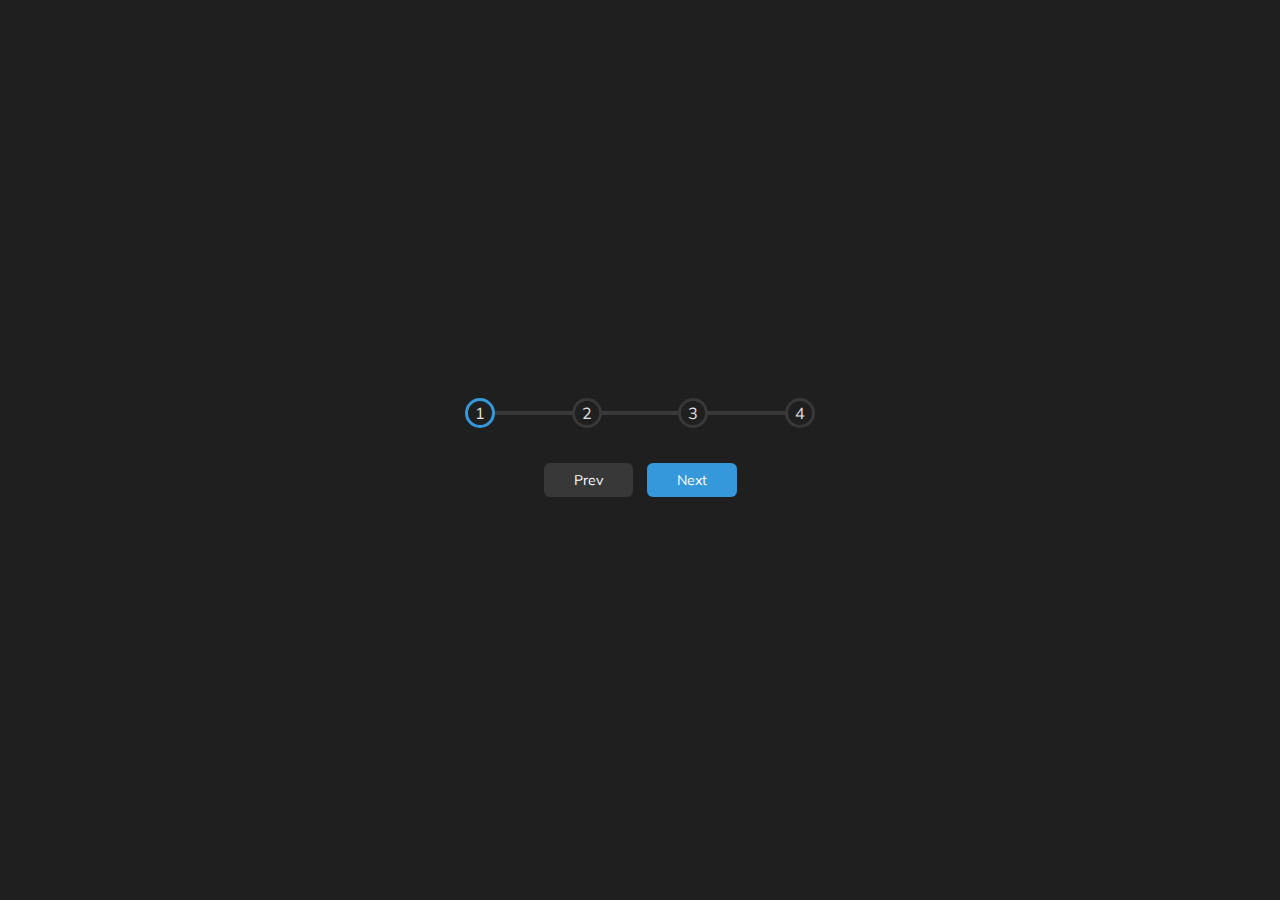
<file: Day-02-Progress Steps/index.html>
<!DOCTYPE html>
<html lang="en">
  <head>
    <meta charset="UTF-8" />
    <meta name="viewport" content="width=device-width, initial-scale=1.0" />
    <link rel="stylesheet" href="style.css" />
    <title>Progress Steps</title>
  </head>
  <body>
    <div class="container">
      <div class="progress-container">
        <div class="progress" id="progress"></div>
        <div class="circle active">1</div>
        <div class="circle">2</div>
        <div class="circle">3</div>
        <div class="circle">4</div>
      </div>

      <button class="btn" id="prev" disabled>Prev</button>
      <button class="btn" id="next">Next</button>
    </div>
    <script src="script.js"></script>
  </body>
</html>
</file>
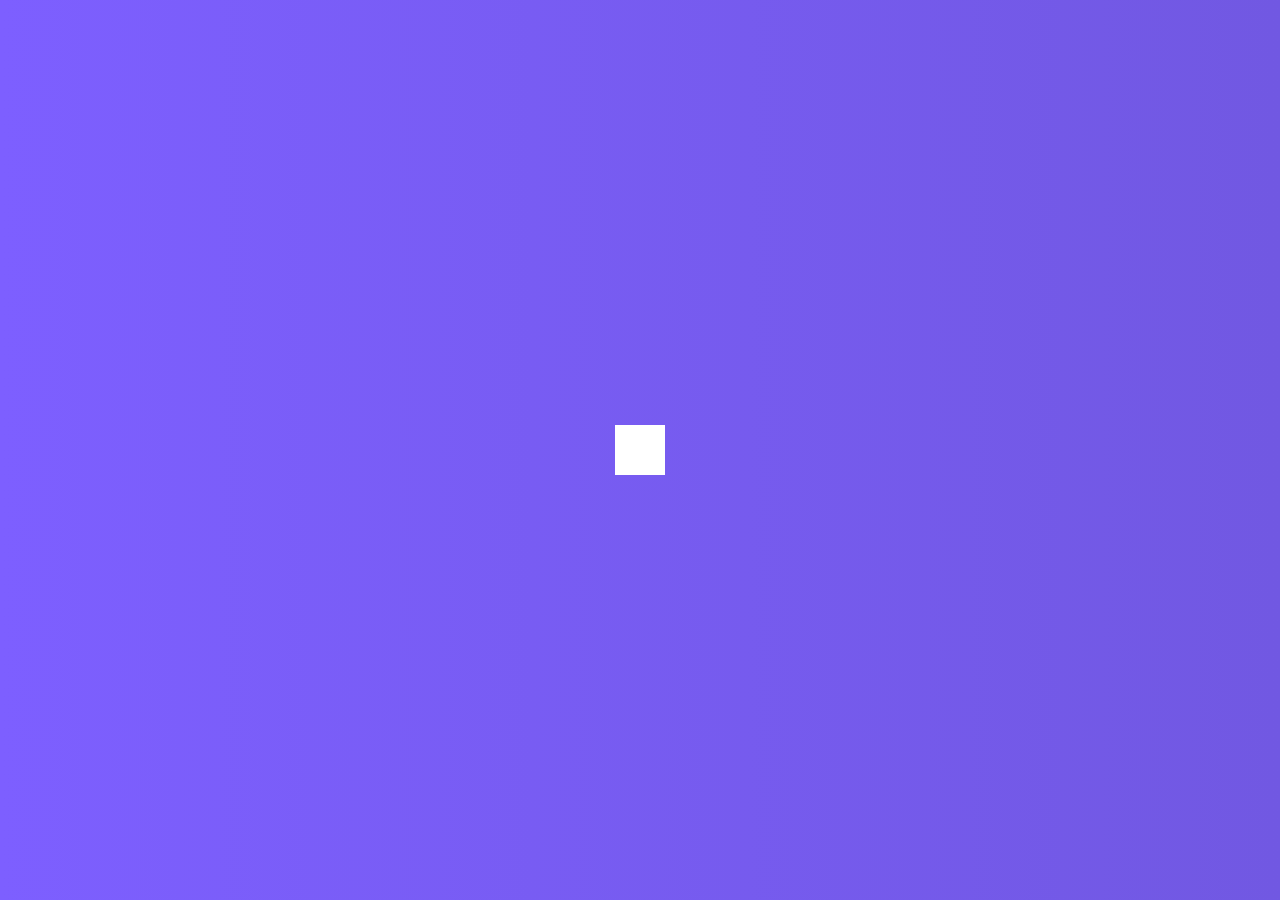
<file: Day-04-Hidden Search Widget/index.html>
<!DOCTYPE html>
<html lang="en">
  <head>
    <meta charset="UTF-8" />
    <meta name="viewport" content="width=device-width, initial-scale=1.0" />
    <link rel="stylesheet" href="https://cdnjs.cloudflare.com/ajax/libs/font-awesome/5.14.0/css/all.min.css" integrity="sha512-1PKOgIY59xJ8Co8+NE6FZ+LOAZKjy+KY8iq0G4B3CyeY6wYHN3yt9PW0XpSriVlkMXe40PTKnXrLnZ9+fkDaog==" crossorigin="anonymous" />
    <link rel="stylesheet" href="style.css" />
    <title>Hidden Search</title>
  </head>
  <body>
    <div class="search">
      <input type="text" class="input" placeholder="Search...">
      <button class="btn">
        <i class="fas fa-search"></i>
      </button>
    </div>
    <script src="script.js"></script>
  </body>
</html>
</file>
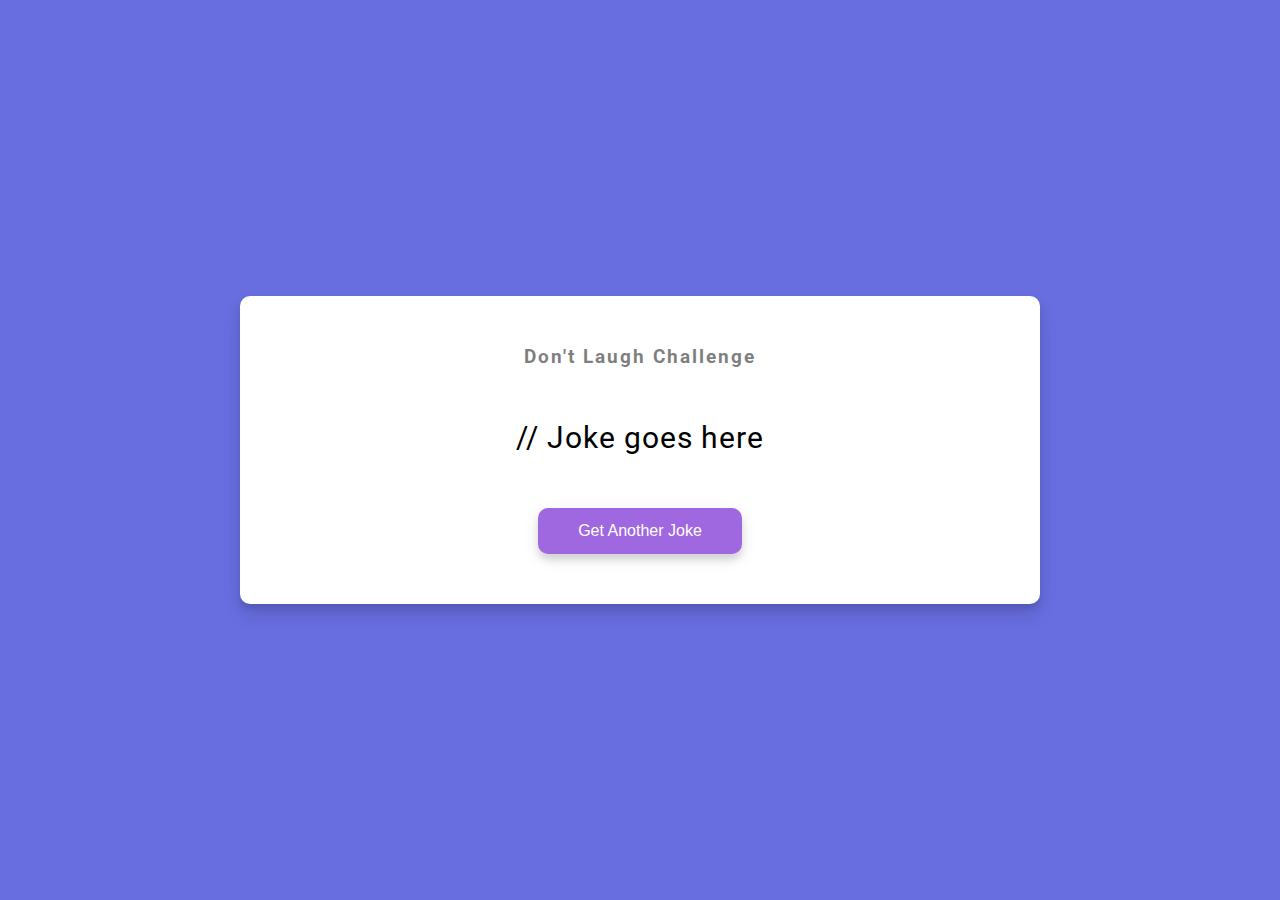
<file: Day-10-dad-jokes/index.html>
<!DOCTYPE html>
<html lang="en">
  <head>
    <meta charset="UTF-8" />
    <meta name="viewport" content="width=device-width, initial-scale=1.0" />
    <link rel="stylesheet" href="style.css" />
    <title>Dad Jokes</title>
  </head>
  <body>
    <div class="container">
      <h3>Don't Laugh Challenge</h3>
      <div id="joke" class="joke">// Joke goes here</div>
      <button id="jokeBtn" class="btn">Get Another Joke</button>
    </div>
    <script src="script.js"></script>
  </body>
</html>
</file>
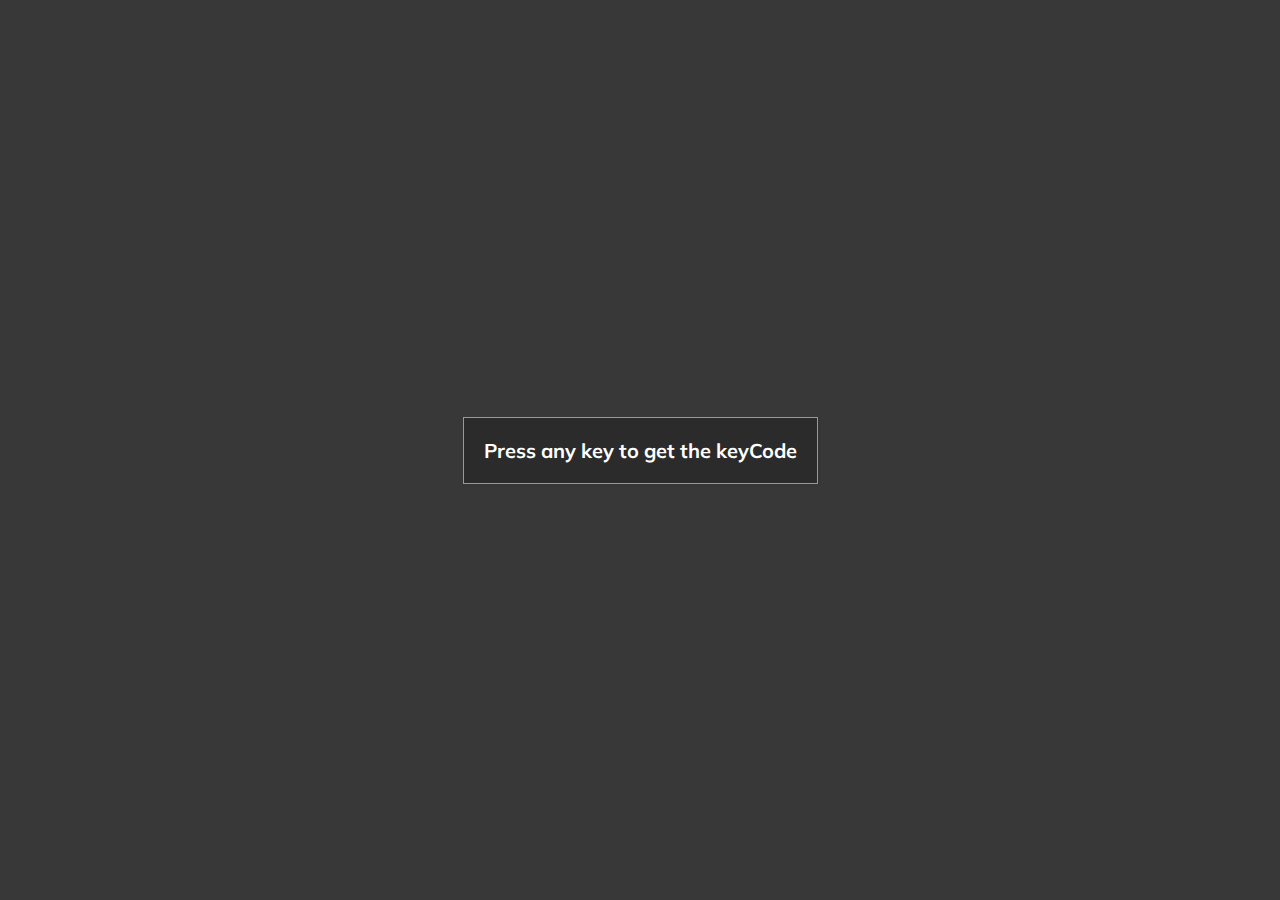
<file: Day-11-event-keycodes/index.html>
<!DOCTYPE html>
<html lang="en">
  <head>
    <meta charset="UTF-8" />
    <meta name="viewport" content="width=device-width, initial-scale=1.0" />
    <link rel="stylesheet" href="dark-style.css" />
    <title>Event KeyCodes</title>
  </head>
  <body>
    <div id="insert">
      <div class="key">
        Press any key to get the keyCode
      </div>
    </div>
    <script src="script.js"></script>
  </body>
</html>
</file>
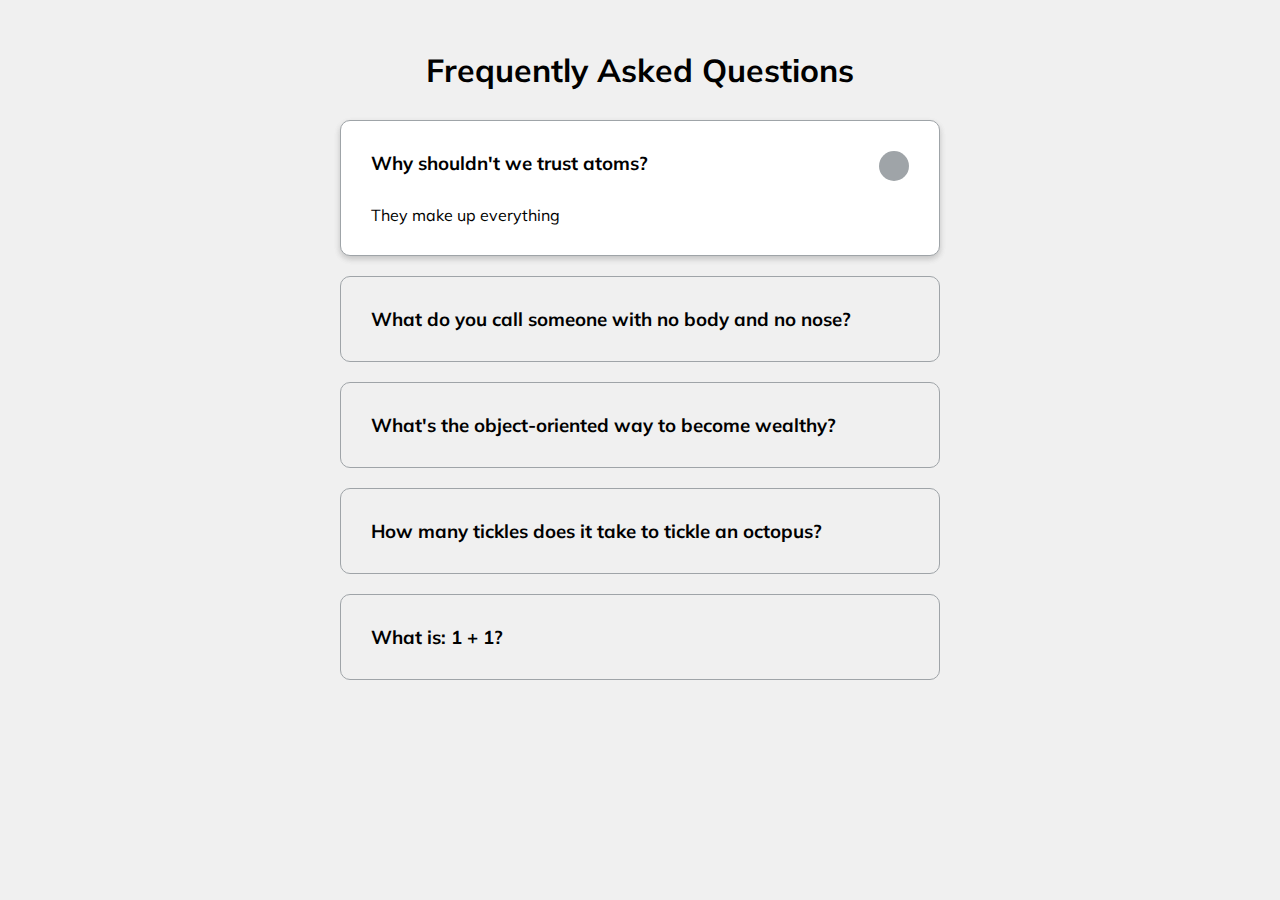
<file: Day-12-faq-collapse/index.html>
<!DOCTYPE html>
<html lang="en">
  <head>
    <meta charset="UTF-8" />
    <meta name="viewport" content="width=device-width, initial-scale=1.0" />
    <link rel="stylesheet" href="https://cdnjs.cloudflare.com/ajax/libs/font-awesome/5.14.0/css/all.min.css" integrity="sha512-1PKOgIY59xJ8Co8+NE6FZ+LOAZKjy+KY8iq0G4B3CyeY6wYHN3yt9PW0XpSriVlkMXe40PTKnXrLnZ9+fkDaog==" crossorigin="anonymous" />
    <link rel="stylesheet" href="style.css" />
    <title>FAQ</title>
  </head>
  <body>
    <h1>Frequently Asked Questions</h1>
    <div class="faq-container">
      <div class="faq active">
        <h3 class="faq-title">
          Why shouldn't we trust atoms?
        </h3>

        <p class="faq-text">
          They make up everything
        </p>

        <button class="faq-toggle">
          <i class="fas fa-chevron-down"></i>
          <i class="fas fa-times"></i>
        </button>
      </div>

      <div class="faq">
        <h3 class="faq-title">
          What do you call someone with no body and no nose?
        </h3>
        <p class="faq-text">
          Nobody knows.
        </p>
        <button class="faq-toggle">
          <i class="fas fa-chevron-down"></i>
          <i class="fas fa-times"></i>
        </button>
      </div>
      
      <div class="faq">
        <h3 class="faq-title">
          What's the object-oriented way to become wealthy?
        </h3>
        <p class="faq-text">
          Inheritance.
        </p>
        <button class="faq-toggle">
          <i class="fas fa-chevron-down"></i>
          <i class="fas fa-times"></i>
        </button>
      </div>
      
      <div class="faq">
        <h3 class="faq-title">
          How many tickles does it take to tickle an octopus?
        </h3>
        <p class="faq-text">
          Ten-tickles!
        </p>
        <button class="faq-toggle">
          <i class="fas fa-chevron-down"></i>
          <i class="fas fa-times"></i>
        </button>
      </div>
      
      <div class="faq">
        <h3 class="faq-title">
          What is: 1 + 1?
        </h3>
        <p class="faq-text">
          Depends on who are you asking.
        </p>
        <button class="faq-toggle">
          <i class="fas fa-chevron-down"></i>
          <i class="fas fa-times"></i>
        </button>
      </div>
    </div>
    <script src="script.js"></script>
  </body>
</html>
</file>
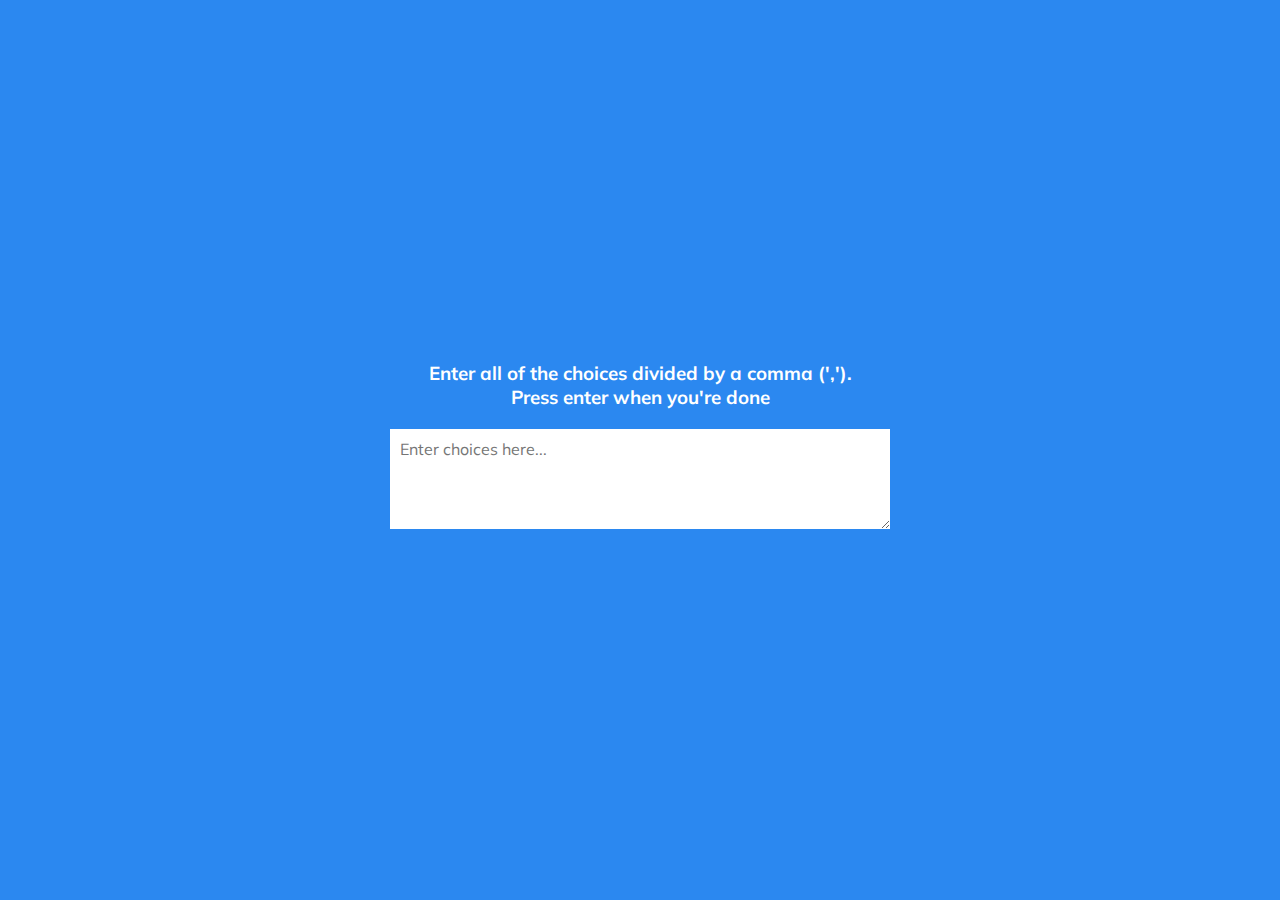
<file: Day-13-random-choice-picker/index.html>
<!DOCTYPE html>
<html lang="en">
  <head>
    <meta charset="UTF-8" />
    <meta name="viewport" content="width=device-width, initial-scale=1.0" />
    <link rel="stylesheet" href="style.css" />
    <title>Random Choice Picker</title>
  </head>
  <body>
    <div class="container">
      <h3>Enter all of the choices divided by a comma (','). <br> Press enter when you're done</h3>
      <textarea placeholder="Enter choices here..." id="textarea"></textarea>

      <div id="tags"></div>
    </div>

    <script src="script.js"></script>
  </body>
</html>
</file>
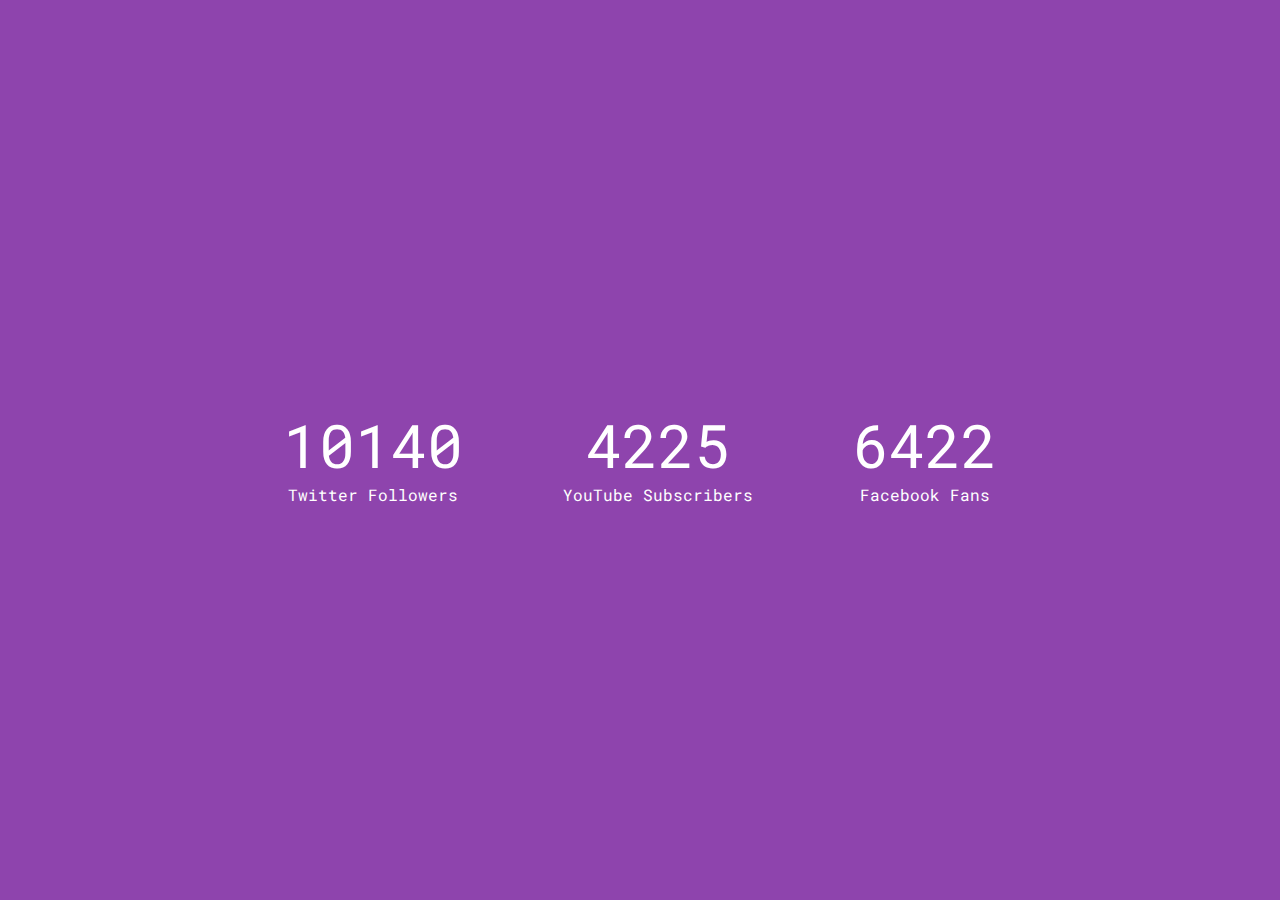
<file: Day-15-incrementing-counter/index.html>
<!DOCTYPE html>
<html lang="en">
  <head>
    <meta charset="UTF-8" />
    <meta name="viewport" content="width=device-width, initial-scale=1.0" />
    <link rel="stylesheet" href="https://cdnjs.cloudflare.com/ajax/libs/font-awesome/5.14.0/css/all.min.css" integrity="sha512-1PKOgIY59xJ8Co8+NE6FZ+LOAZKjy+KY8iq0G4B3CyeY6wYHN3yt9PW0XpSriVlkMXe40PTKnXrLnZ9+fkDaog==" crossorigin="anonymous" />
    <link rel="stylesheet" href="style.css" />
    <title>Increment Counter</title>
  </head>
  <body>
    <div class="counter-container">
      <i class="fab fa-twitter fa-3x"></i>
      <div class="counter" data-target="12000"></div>
      <span>Twitter Followers</span>
    </div>

    <div class="counter-container">
      <i class="fab fa-youtube fa-3x"></i>
      <div class="counter" data-target="5000"></div>
      <span>YouTube Subscribers</span>
    </div>

    <div class="counter-container">
      <i class="fab fa-facebook fa-3x"></i>
      <div class="counter" data-target="7500"></div>
      <span>Facebook Fans</span>
    </div>
    <script src="script.js"></script>
  </body>
</html>
</file>
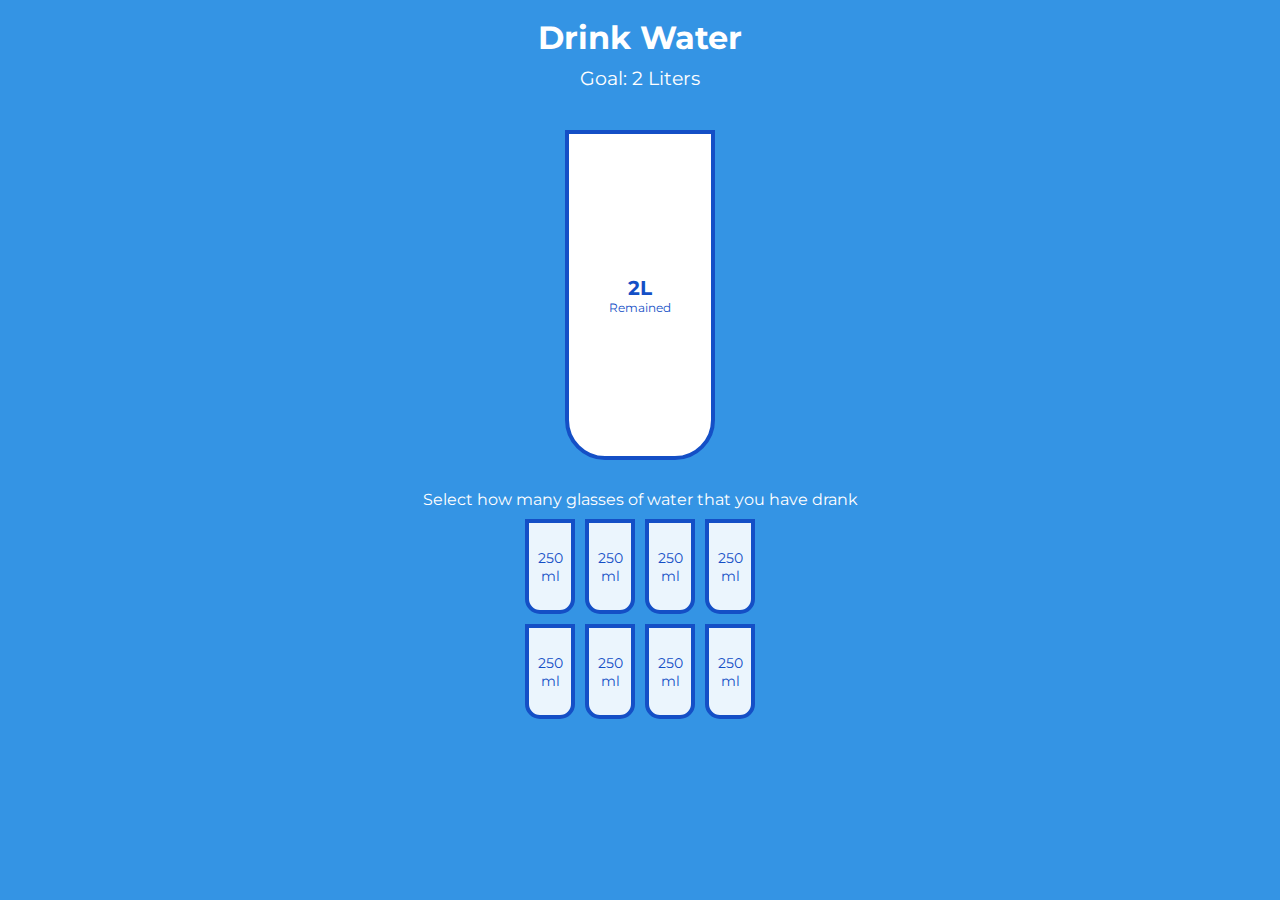
<file: Day-16-drink-water/index.html>
<!DOCTYPE html>
<html lang="en">
  <head>
    <meta charset="UTF-8" />
    <meta name="viewport" content="width=device-width, initial-scale=1.0" />
    <link rel="stylesheet" href="style.css" />
    <title>Drink Water</title>
  </head>
  <body>
    <h1>Drink Water</h1>
    <h3>Goal: 2 Liters</h3>

    <div class="cup">
      <div class="remained" id="remained">
        <span id="liters"></span>
        <small>Remained</small>
      </div>

      <div class="percentage" id="percentage"></div>
    </div>

    <p class="text">Select how many glasses of water that you have drank</p>

    <div class="cups">
      <div class="cup cup-small">250 ml</div>
      <div class="cup cup-small">250 ml</div>
      <div class="cup cup-small">250 ml</div>
      <div class="cup cup-small">250 ml</div>
      <div class="cup cup-small">250 ml</div>
      <div class="cup cup-small">250 ml</div>
      <div class="cup cup-small">250 ml</div>
      <div class="cup cup-small">250 ml</div>
    </div>

    <script src="script.js"></script>
  </body>
</html>
</file>
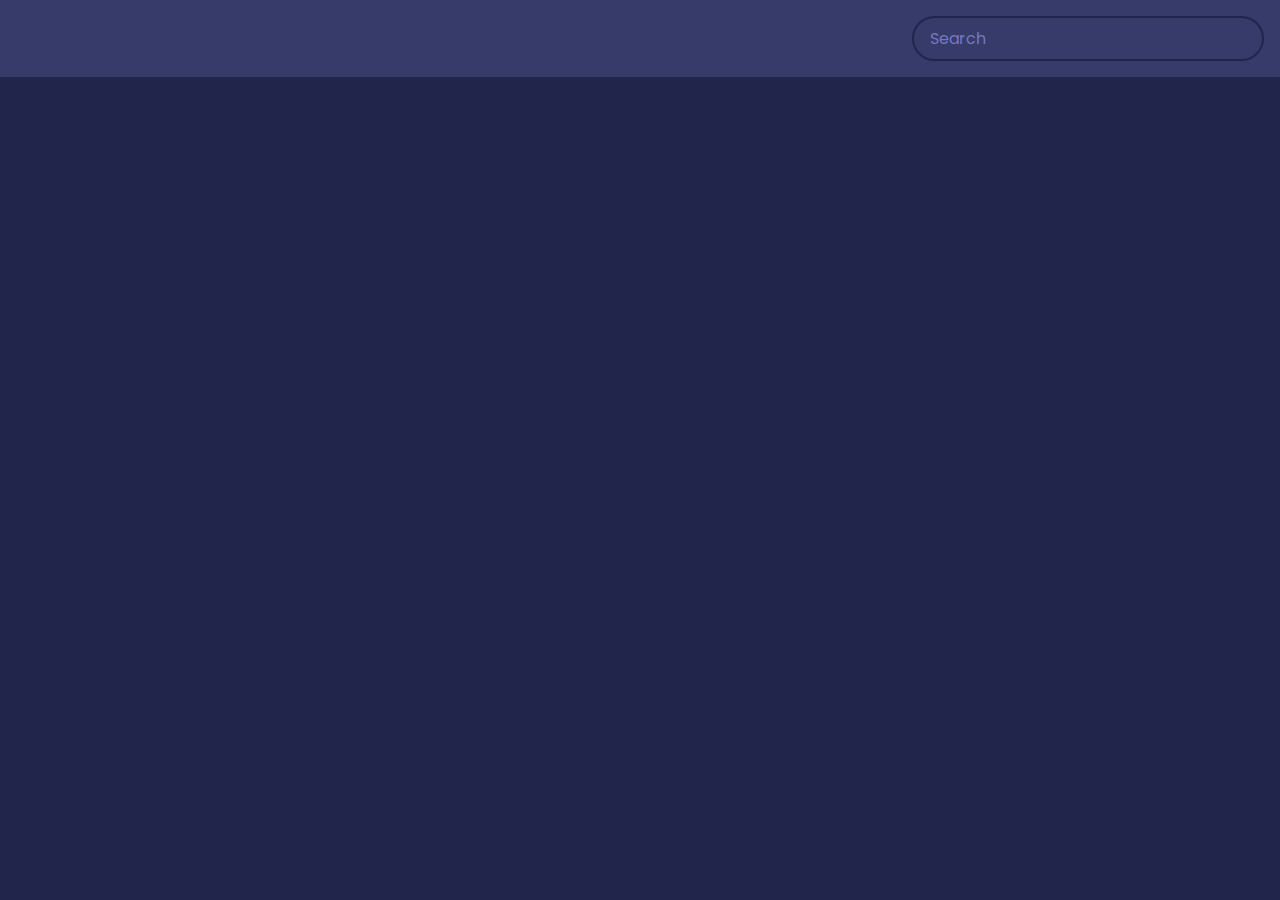
<file: Day-17-movie-app/index.html>
<!DOCTYPE html>
<html lang="en">
  <head>
    <meta charset="UTF-8" />
    <meta name="viewport" content="width=device-width, initial-scale=1.0" />
    <link rel="stylesheet" href="style.css" />
    <title>Movie App</title>
  </head>
  <body>
    <header>
      <form id="form">
        <input type="text" id="search" class="search" placeholder="Search">
      </form>
    </header>

    <main id="main"></main>

    <script src="script.js"></script>
  </body>
</html>
</file>
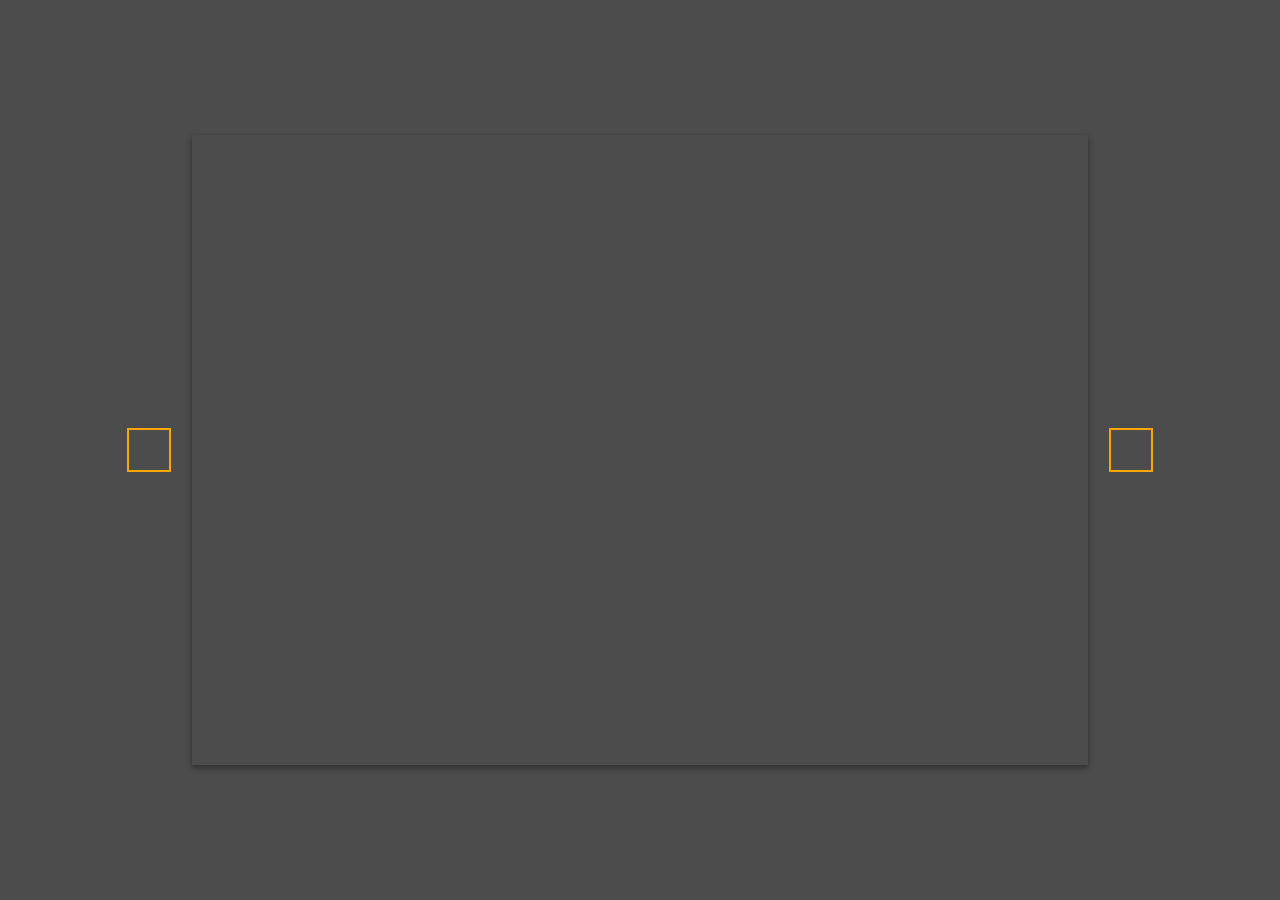
<file: Day-18-background-slider/index.html>
<!DOCTYPE html>
<html lang="en">
  <head>
    <meta charset="UTF-8" />
    <meta name="viewport" content="width=device-width, initial-scale=1.0" />
    <link
      rel="stylesheet"
      href="https://cdnjs.cloudflare.com/ajax/libs/font-awesome/5.14.0/css/all.min.css"
      integrity="sha512-1PKOgIY59xJ8Co8+NE6FZ+LOAZKjy+KY8iq0G4B3CyeY6wYHN3yt9PW0XpSriVlkMXe40PTKnXrLnZ9+fkDaog=="
      crossorigin="anonymous"
    />
    <link rel="stylesheet" href="style.css" />
    <title>Background Slider</title>
  </head>
  <body>
    <div class="slider-container">
      <div
        class="slide active"
        style="
          background-image: url('https://images.unsplash.com/photo-1549880338-65ddcdfd017b?ixlib=rb-1.2.1&ixid=eyJhcHBfaWQiOjEyMDd9&auto=format&fit=crop&w=2100&q=80');
        "
      ></div>
      <div
        class="slide"
        style="
          background-image: url('https://images.unsplash.com/photo-1511593358241-7eea1f3c84e5?ixlib=rb-1.2.1&ixid=eyJhcHBfaWQiOjEyMDd9&auto=format&fit=crop&w=1934&q=80');
        "
      ></div>

      <div
        class="slide"
        style="
          background-image: url('https://images.unsplash.com/photo-1495467033336-2effd8753d51?ixlib=rb-1.2.1&ixid=eyJhcHBfaWQiOjEyMDd9&auto=format&fit=crop&w=2100&q=80');
        "
      ></div>

      <div
        class="slide"
        style="
          background-image: url('https://images.unsplash.com/photo-1522735338363-cc7313be0ae0?ixlib=rb-1.2.1&ixid=eyJhcHBfaWQiOjEyMDd9&auto=format&fit=crop&w=2689&q=80');
        "
      ></div>

      <div
        class="slide"
        style="
          background-image: url('https://images.unsplash.com/photo-1559087867-ce4c91325525?ixlib=rb-1.2.1&ixid=eyJhcHBfaWQiOjEyMDd9&auto=format&fit=crop&w=2100&q=80');
        "
      ></div>

      <button class="arrow left-arrow" id="left">
        <i class="fas fa-arrow-left"></i>
      </button>

      <button class="arrow right-arrow" id="right">
        <i class="fas fa-arrow-right"></i>
      </button>
    </div>
    <script src="script.js"></script>
  </body>
</html>
</file>
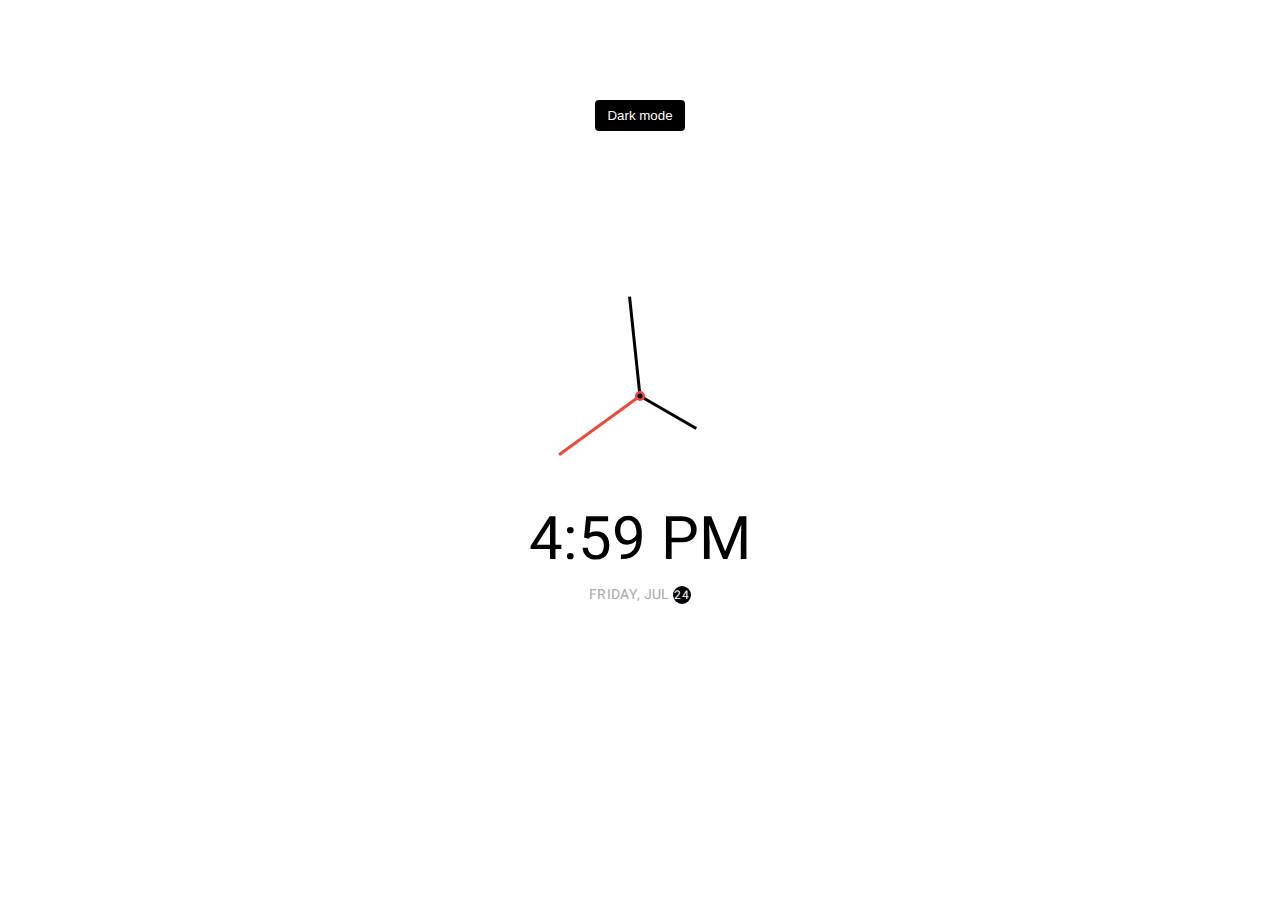
<file: Day-19-theme-clock/index.html>
<!DOCTYPE html>
<html lang="en">
  <head>
    <meta charset="UTF-8" />
    <meta name="viewport" content="width=device-width, initial-scale=1.0" />
    <link rel="stylesheet" href="style.css" />
    <title>Theme Clock</title>
  </head>
  <body>
    <!-- Inspired by this dribbble shot https://dribbble.com/shots/5958443-Alarm-clock -->

    <button class="toggle">Dark mode</button>

    <div class="clock-container">
      <div class="clock">
        <div class="needle hour"></div>
        <div class="needle minute"></div>
        <div class="needle second"></div>
        <div class="center-point"></div>
      </div>

      <div class="time"></div>
      <div class="date"></div>
    </div>

    <script src="script.js"></script>
  </body>
</html>
</file>
<file: Day-02-Progress Steps/style.css>
@import url('https://fonts.googleapis.com/css?family=Muli&display=swap');

:root {
  --line-border-fill: #3498db;
  --line-border-empty: #383838;

}

* {
  box-sizing: border-box;
}

body {
  background-color: #1f1f1f;
  font-family: 'Muli', sans-serif;
  display: flex;
  align-items: center;
  justify-content: center;
  height: 100vh;
  overflow: hidden;
  margin: 0;
}

.container {
  text-align: center;
}

.progress-container {
  display: flex;
  justify-content: space-between;
  position: relative;
  margin-bottom: 30px;
  max-width: 100%;
  width: 350px;
}

.progress-container::before {
  content: '';
  background-color: var(--line-border-empty);
  position: absolute;
  top: 50%;
  left: 0;
  transform: translateY(-50%);
  height: 4px;
  width: 100%;
  z-index: -1;
}

.progress {
  background-color: var(--line-border-fill);
  position: absolute;
  top: 50%;
  left: 0;
  transform: translateY(-50%);
  height: 4px;
  width: 0%;
  z-index: -1;
  transition: 0.4s ease;
}

.circle {
  background-color: #1f1f1f;
  color:#e2e2e2;
  border-radius: 50%;
  height: 30px;
  width: 30px;
  display: flex;
  align-items: center;
  justify-content: center;
  border: 3px solid var(--line-border-empty);
  transition: 0.4s ease;
}

.circle.active {
  border-color: var(--line-border-fill);
}

.btn {
  background-color: var(--line-border-fill);
  color: #fff;
  border: 0;
  border-radius: 6px;
  cursor: pointer;
  font-family: inherit;
  padding: 8px 30px;
  margin: 5px;
  font-size: 14px;
}

.btn:active {
  transform: scale(0.98);
}

.btn:focus {
  outline: 0;
}

.btn:disabled {
  background-color: var(--line-border-empty);
  cursor: not-allowed;
}
</file>
<file: Day-04-Hidden Search Widget/style.css>
@import url('https://fonts.googleapis.com/css2?family=Roboto:wght@400;700&display=swap');

* {
  box-sizing: border-box;
}

body {
  background-image: linear-gradient(90deg, #7d5fff, #7158e2);
  font-family: 'Roboto', sans-serif;
  display: flex;
  align-items: center;
  justify-content: center;
  height: 100vh;
  overflow: hidden;
  margin: 0;
}

.search {
  position: relative;
  height: 50px;
}

.search .input {
  background-color: #fff;
  border: 0;
  font-size: 18px;
  padding: 15px;
  height: 50px;
  width: 50px;
  transition: width 0.3s ease;
}

.btn {
  background-color: #fff;
  border: 0;
  cursor: pointer;
  font-size: 24px;
  position: absolute;
  top: 0;
  left: 0;
  height: 50px;
  width: 50px;
  transition: transform 0.3s ease;
}

.btn:focus,
.input:focus {
  outline: none;
}

.search.active .input {
  width: 200px;
}

.search.active .btn {
  transform: translateX(198px);
}
</file>
<file: Day-10-dad-jokes/style.css>
@import url('https://fonts.googleapis.com/css2?family=Roboto:wght@400;700&display=swap');

* {
  box-sizing: border-box;
}

body {
  background-color: #686de0;
  font-family: 'Roboto', sans-serif;
  display: flex;
  flex-direction: column;
  align-items: center;
  justify-content: center;
  height: 100vh;
  overflow: hidden;
  margin: 0;
  padding: 20px;
}

.container {
  background-color: #fff;
  border-radius: 10px;
  box-shadow: 0 10px 20px rgba(0, 0, 0, 0.1), 0 6px 6px rgba(0, 0, 0, 0.1);
  padding: 50px 20px;
  text-align: center;
  max-width: 100%;
  width: 800px;
}

h3 {
  margin: 0;
  opacity: 0.5;
  letter-spacing: 2px;
}

.joke {
  font-size: 30px;
  letter-spacing: 1px;
  line-height: 40px;
  margin: 50px auto;
  max-width: 600px;
}

.btn {
  background-color: #9f68e0;
  color: #fff;
  border: 0;
  border-radius: 10px;
  box-shadow: 0 5px 15px rgba(0, 0, 0, 0.1), 0 6px 6px rgba(0, 0, 0, 0.1);
  padding: 14px 40px;
  font-size: 16px;
  cursor: pointer;
}

.btn:active {
  transform: scale(0.98);
}

.btn:focus {
  outline: 0;
}
</file>
<file: Day-11-event-keycodes/dark-style.css>
@import url('https://fonts.googleapis.com/css?family=Muli&display=swap');

* {
  box-sizing: border-box;
 
}

body {
  background-color: #383838;
  font-family: 'Muli', sans-serif;
  display: flex;
  align-items: center;
  justify-content: center;
  text-align: center;
  height: 100vh;
  overflow: hidden;
  margin: 0;
}

.key {
  border: 1px solid #999999;
  background-color: #2B2B2B;
  box-shadow: 1px 1px 3px rgba(0, 0, 0, 0.1);
  display: inline-flex;
  align-items: center;
  font-size: 20px;
  font-weight: bold;
  padding: 20px;
  flex-direction: column;
  margin: 10px;
  min-width: 150px;
  color: white;
  position: relative;
}

.key small {
  position: absolute;
  top: -24px;
  left: 0;
  text-align: center;
  width: 100%;
  color: #c4c4c4;
  font-size: 14px;
}
</file>
<file: Day-12-faq-collapse/style.css>
@import url('https://fonts.googleapis.com/css?family=Muli&display=swap');

* {
  box-sizing: border-box;
}

body {
  font-family: 'Muli', sans-serif;
  background-color: #f0f0f0;
}

h1 {
  margin: 50px 0 30px;
  text-align: center;
}

.faq-container {
  max-width: 600px;
  margin: 0 auto;
}

.faq {
  background-color: transparent;
  border: 1px solid #9fa4a8;
  border-radius: 10px;
  margin: 20px 0;
  padding: 30px;
  position: relative;
  overflow: hidden;
  transition: 0.3s ease;
}

.faq.active {
  background-color: #fff;
  box-shadow: 0 3px 6px rgba(0, 0, 0, 0.1), 0 3px 6px rgba(0, 0, 0, 0.1);
}

.faq.active::before,
.faq.active::after {
  content: '\f075';
  font-family: 'Font Awesome 5 Free';
  color: #2ecc71;
  font-size: 7rem;
  position: absolute;
  opacity: 0.2;
  top: 20px;
  left: 20px;
  z-index: 0;
}

.faq.active::before {
  color: #3498db;
  top: -10px;
  left: -30px;
  transform: rotateY(180deg);
}

.faq-title {
  margin: 0 35px 0 0;
}

.faq-text {
  display: none;
  margin: 30px 0 0;
}

.faq.active .faq-text {
  display: block;
}

.faq-toggle {
  background-color: transparent;
  border: 0;
  border-radius: 50%;
  cursor: pointer;
  display: flex;
  align-items: center;
  justify-content: center;
  font-size: 16px;
  padding: 0;
  position: absolute;
  top: 30px;
  right: 30px;
  height: 30px;
  width: 30px;
}

.faq-toggle:focus {
  outline: 0;
}

.faq-toggle .fa-times {
  display: none;
}

.faq.active .faq-toggle .fa-times {
  color: #fff;
  display: block;
}

.faq.active .faq-toggle .fa-chevron-down {
  display: none;
}

.faq.active .faq-toggle {
  background-color: #9fa4a8;
}
</file>
<file: Day-13-random-choice-picker/style.css>
@import url('https://fonts.googleapis.com/css?family=Muli&display=swap');

* {
  box-sizing: border-box;
}

body {
  background-color: #2b88f0;
  font-family: 'Muli', sans-serif;
  display: flex;
  flex-direction: column;
  align-items: center;
  justify-content: center;
  height: 100vh;
  overflow: hidden;
  margin: 0;
}

h3 {
  color: #fff;
  margin: 10px 0 20px;
  text-align: center;
}

.container {
  width: 500px;
}

textarea {
  border: none;
  display: block;
  width: 100%;
  height: 100px;
  font-family: inherit;
  padding: 10px;
  margin: 0 0 20px;
  font-size: 16px;
}

textarea:focus {
  outline: none;
}

.tag {
  background-color: #f0932b;
  color: #fff;
  border-radius: 50px;
  padding: 10px 20px;
  margin: 0 5px 10px 0;
  font-size: 14px;
  display: inline-block;
}

.tag.highlight {
  background-color: #273c75;
}
</file>
<file: Day-15-incrementing-counter/style.css>
@import url('https://fonts.googleapis.com/css?family=Roboto+Mono&display=swap');

* {
  box-sizing: border-box;
}

body {
  background-color: #8e44ad;
  color: #fff;
  font-family: 'Roboto Mono', sans-serif;
  display: flex;
  align-items: center;
  justify-content: center;
  height: 100vh;
  overflow: hidden;
  margin: 0;
}

.counter-container {
  display: flex;
  flex-direction: column;
  justify-content: center;
  text-align: center;
  margin: 30px 50px;
}

.counter {
  font-size: 60px;
  margin-top: 10px;
}

@media (max-width: 580px) {
  body {
    flex-direction: column;
  }
}
</file>
<file: Day-16-drink-water/style.css>
@import url('https://fonts.googleapis.com/css?family=Montserrat:400,600&display=swap');

:root {
  --border-color: #144fc6;
  --fill-color: #6ab3f8;
}

* {
  box-sizing: border-box;
}

body {
  background-color: #3494e4;
  color: #fff;
  font-family: 'Montserrat', sans-serif;
  display: flex;
  flex-direction: column;
  align-items: center;
  margin-bottom: 40px;
}

h1 {
  margin: 10px 0 0;
}

h3 {
  font-weight: 400;
  margin: 10px 0;
}

.cup {
  background-color: #fff;
  border: 4px solid var(--border-color);
  color: var(--border-color);
  border-radius: 0 0 40px 40px;
  height: 330px;
  width: 150px;
  margin: 30px 0;
  display: flex;
  flex-direction: column;
  overflow: hidden;
}

.cup.cup-small {
  height: 95px;
  width: 50px;
  border-radius: 0 0 15px 15px;
  background-color: rgba(255, 255, 255, 0.9);
  cursor: pointer;
  font-size: 14px;
  align-items: center;
  justify-content: center;
  text-align: center;
  margin: 5px;
  transition: 0.3s ease;
}

.cup.cup-small.full {
  background-color: var(--fill-color);
  color: #fff;
}

.cups {
  display: flex;
  flex-wrap: wrap;
  align-items: center;
  justify-content: center;
  width: 280px;
}

.remained {
  display: flex;
  flex-direction: column;
  align-items: center;
  justify-content: center;
  text-align: center;
  flex: 1;
  transition: 0.3s ease;
}

.remained span {
  font-size: 20px;
  font-weight: bold;
}

.remained small {
  font-size: 12px;
}

.percentage {
  background-color: var(--fill-color);
  display: flex;
  align-items: center;
  justify-content: center;
  font-weight: bold;
  font-size: 30px;
  height: 0;
  transition: 0.3s ease;
}

.text {
  text-align: center;
  margin: 0 0 5px;
}
</file>
<file: Day-17-movie-app/style.css>
@import url('https://fonts.googleapis.com/css2?family=Poppins:wght@200;400&display=swap');

:root {
  --primary-color: #22254b;
  --secondary-color: #373b69;
}

* {
  box-sizing: border-box;
}

body {
  background-color: var(--primary-color);
  font-family: 'Poppins', sans-serif;
  margin: 0;
}

header {
  padding: 1rem;
  display: flex;
  justify-content: flex-end;
  background-color: var(--secondary-color);
}

.search {
  background-color: transparent;
  border: 2px solid var(--primary-color);
  border-radius: 50px;
  font-family: inherit;
  font-size: 1rem;
  padding: 0.5rem 1rem;
  color: #fff;
}

.search::placeholder {
  color: #7378c5;
}

.search:focus {
  outline: none;
  background-color: var(--primary-color);
}

main {
  display: flex;
  flex-wrap: wrap;
  justify-content: center;
}

.movie {
  width: 300px;
  margin: 1rem;
  background-color: var(--secondary-color);
  box-shadow: 0 4px 5px rgba(0, 0, 0, 0.2);
  position: relative;
  overflow: hidden;
  border-radius: 3px;
}

.movie img {
  width: 100%;
}

.movie-info {
  color: #eee;
  display: flex;
  align-items: center;
  justify-content: space-between;
  gap:0.2rem;
  padding: 0.5rem 1rem 1rem;
  letter-spacing: 0.5px;
}

.movie-info h3 {
  margin-top: 0;
}

.movie-info span {
  background-color: var(--primary-color);
  padding: 0.25rem 0.5rem;
  border-radius: 3px;
  font-weight: bold;
}

.movie-info span.green {
  color: lightgreen;
}

.movie-info span.orange {
  color: orange;
}

.movie-info span.red {
  color: red;
}

.overview {
  background-color: #fff;
  padding: 2rem;
  position: absolute;
  left: 0;
  bottom: 0;
  right: 0;
  max-height: 100%;
  transform: translateY(101%);
  overflow-y: auto;
  transition: transform 0.3s ease-in;
}

.movie:hover .overview {
  transform: translateY(0);
}
</file>
<file: Day-18-background-slider/style.css>
@import url('https://fonts.googleapis.com/css2?family=Roboto:wght@400;700&display=swap');

* {
  box-sizing: border-box;
}

body {
  font-family: 'Roboto', sans-serif;
  display: flex;
  flex-direction: column;
  align-items: center;
  justify-content: center;
  height: 100vh;
  overflow: hidden;
  margin: 0;
  background-position: center center;
  background-size: cover;
  transition: 0.4s;
}

body::before {
  content: '';
  position: absolute;
  top: 0;
  left: 0;
  width: 100%;
  height: 100vh;
  background-color: rgba(0, 0, 0, 0.7);
  z-index: -1;
}

.slider-container {
  box-shadow: 0 3px 6px rgba(0, 0, 0, 0.16), 0 3px 6px rgba(0, 0, 0, 0.23);
  height: 70vh;
  width: 70vw;
  position: relative;
  overflow: hidden;
}

.slide {
  opacity: 0;
  height: 100vh;
  width: 100vw;
  background-position: center center;
  background-size: cover;
  position: absolute;
  top: -15vh;
  left: -15vw;
  transition: 0.4s ease;
  z-index: 1;
}

.slide.active {
  opacity: 1;
}

.arrow {
  position: fixed;
  background-color: transparent;
  color: #fff;
  padding: 20px;
  font-size: 30px;
  border: 2px solid orange;
  top: 50%;
  transform: translateY(-50%);
  cursor: pointer;
}

.arrow:focus {
  outline: 0;
}

.left-arrow {
  left: calc(15vw - 65px);
}

.right-arrow {
  right: calc(15vw - 65px);
}
</file>
<file: Day-19-theme-clock/style.css>
@import url('https://fonts.googleapis.com/css?family=Heebo:300&display=swap');

* {
  box-sizing: border-box;
}

:root {
  --primary-color: #000;
  --secondary-color: #fff;
}

html {
  transition: all 0.5s ease-in;
}

html.dark {
  --primary-color: #fff;
  --secondary-color: #333;
}

html.dark {
  background-color: #111;
  color: var(--primary-color);
}

body {
  font-family: 'Heebo', sans-serif;
  display: flex;
  align-items: center;
  justify-content: center;
  height: 100vh;
  overflow: hidden;
  margin: 0;
}

.toggle {
  cursor: pointer;
  background-color: var(--primary-color);
  color: var(--secondary-color);
  border: 0;
  border-radius: 4px;
  padding: 8px 12px;
  position: absolute;
  top: 100px;
}

.toggle:focus {
  outline: none;
}

.clock-container {
  display: flex;
  flex-direction: column;
  justify-content: space-between;
  align-items: center;
}

.clock {
  position: relative;
  width: 200px;
  height: 200px;
}

.needle {
  background-color: var(--primary-color);
  position: absolute;
  top: 50%;
  left: 50%;
  height: 65px;
  width: 3px;
  transform-origin: bottom center;
  transition: all 0.5s ease-in;
}

.needle.hour {
  transform: translate(-50%, -100%) rotate(0deg);
}

.needle.minute {
  transform: translate(-50%, -100%) rotate(0deg);
  height: 100px;
}

.needle.second {
  transform: translate(-50%, -100%) rotate(0deg);
  height: 100px;
  background-color: #e74c3c;
}

.center-point {
  background-color: #e74c3c;
  width: 10px;
  height: 10px;
  position: absolute;
  top: 50%;
  left: 50%;
  transform: translate(-50%, -50%);
  border-radius: 50%;
}

.center-point::after {
  content: '';
  background-color: var(--primary-color);
  width: 5px;
  height: 5px;
  position: absolute;
  top: 50%;
  left: 50%;
  transform: translate(-50%, -50%);
  border-radius: 50%;
}

.time {
  font-size: 60px;
}

.date {
  color: #aaa;
  font-size: 14px;
  letter-spacing: 0.3px;
  text-transform: uppercase;
}

.date .circle {
  background-color: var(--primary-color);
  color: var(--secondary-color);
  border-radius: 50%;
  height: 18px;
  width: 18px;
  display: inline-flex;
  align-items: center;
  justify-content: center;
  line-height: 18px;
  transition: all 0.5s ease-in;
  font-size: 12px;
}
</file>
